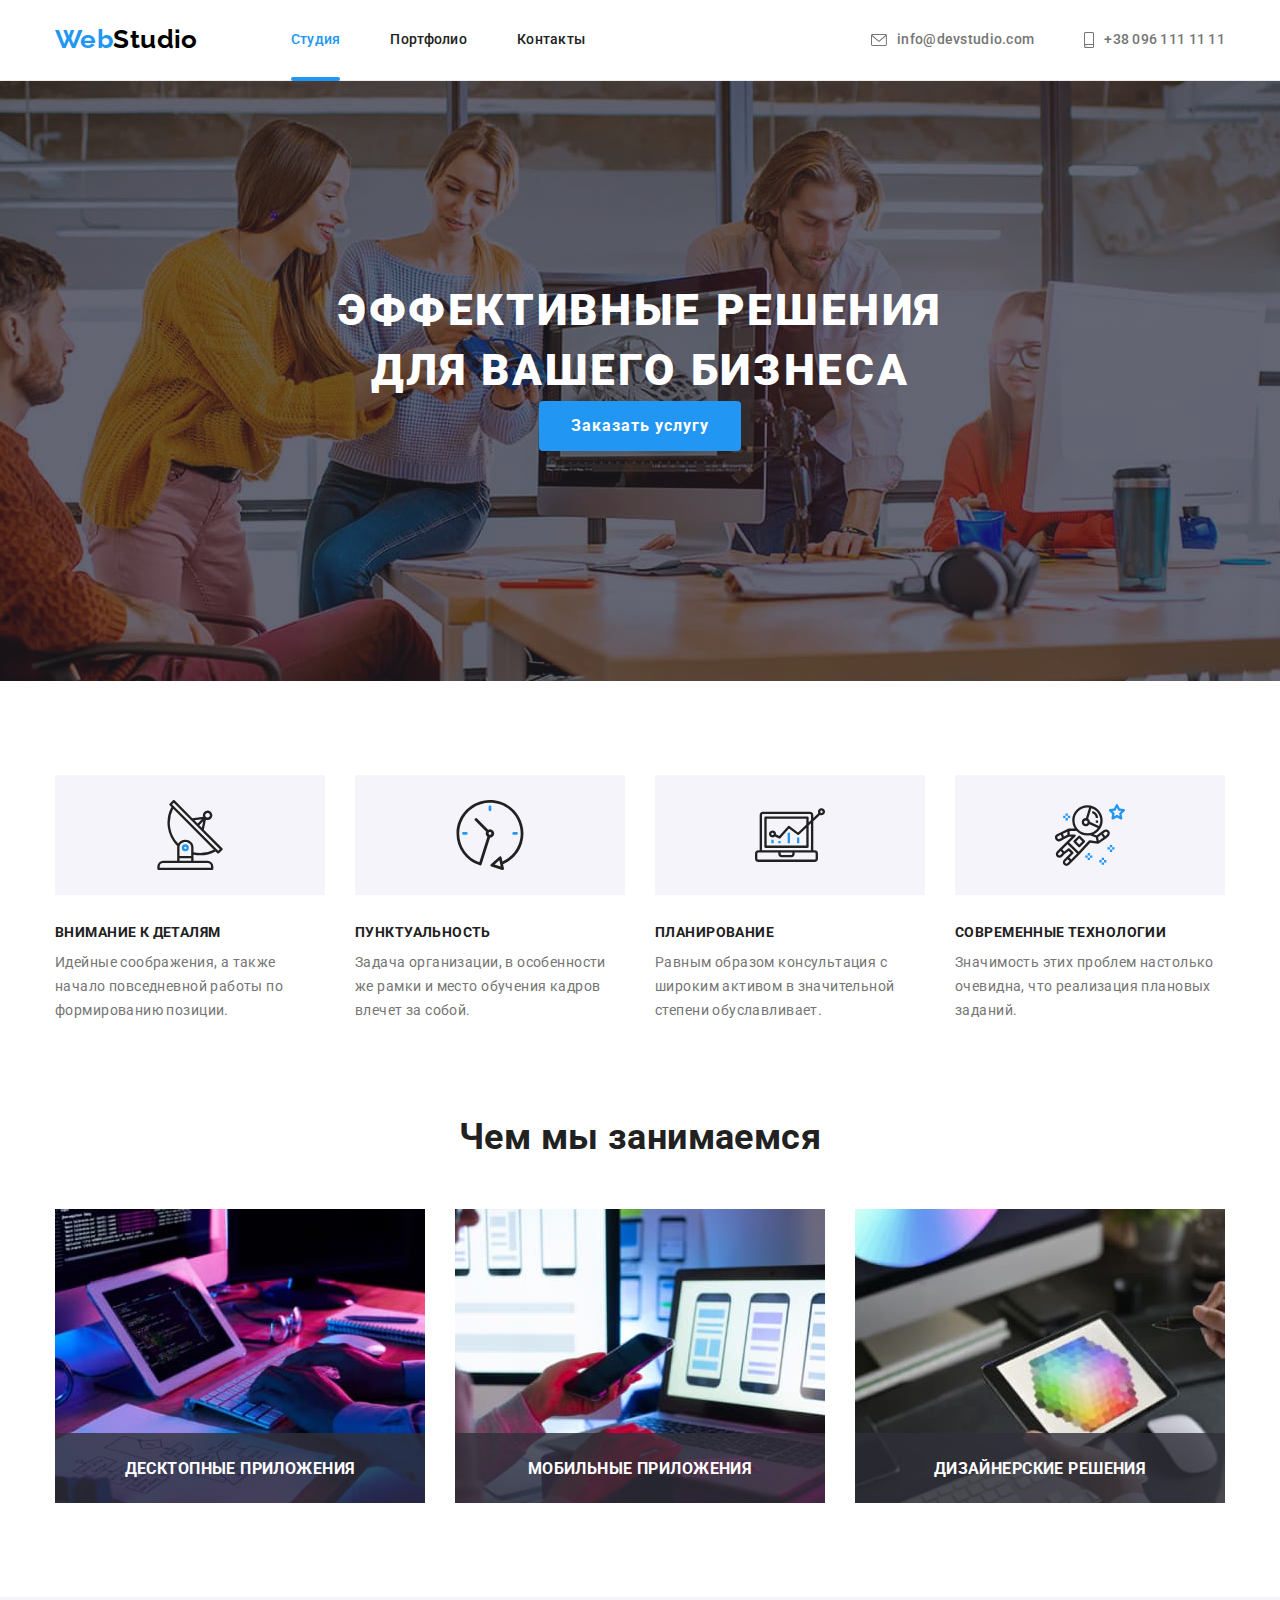
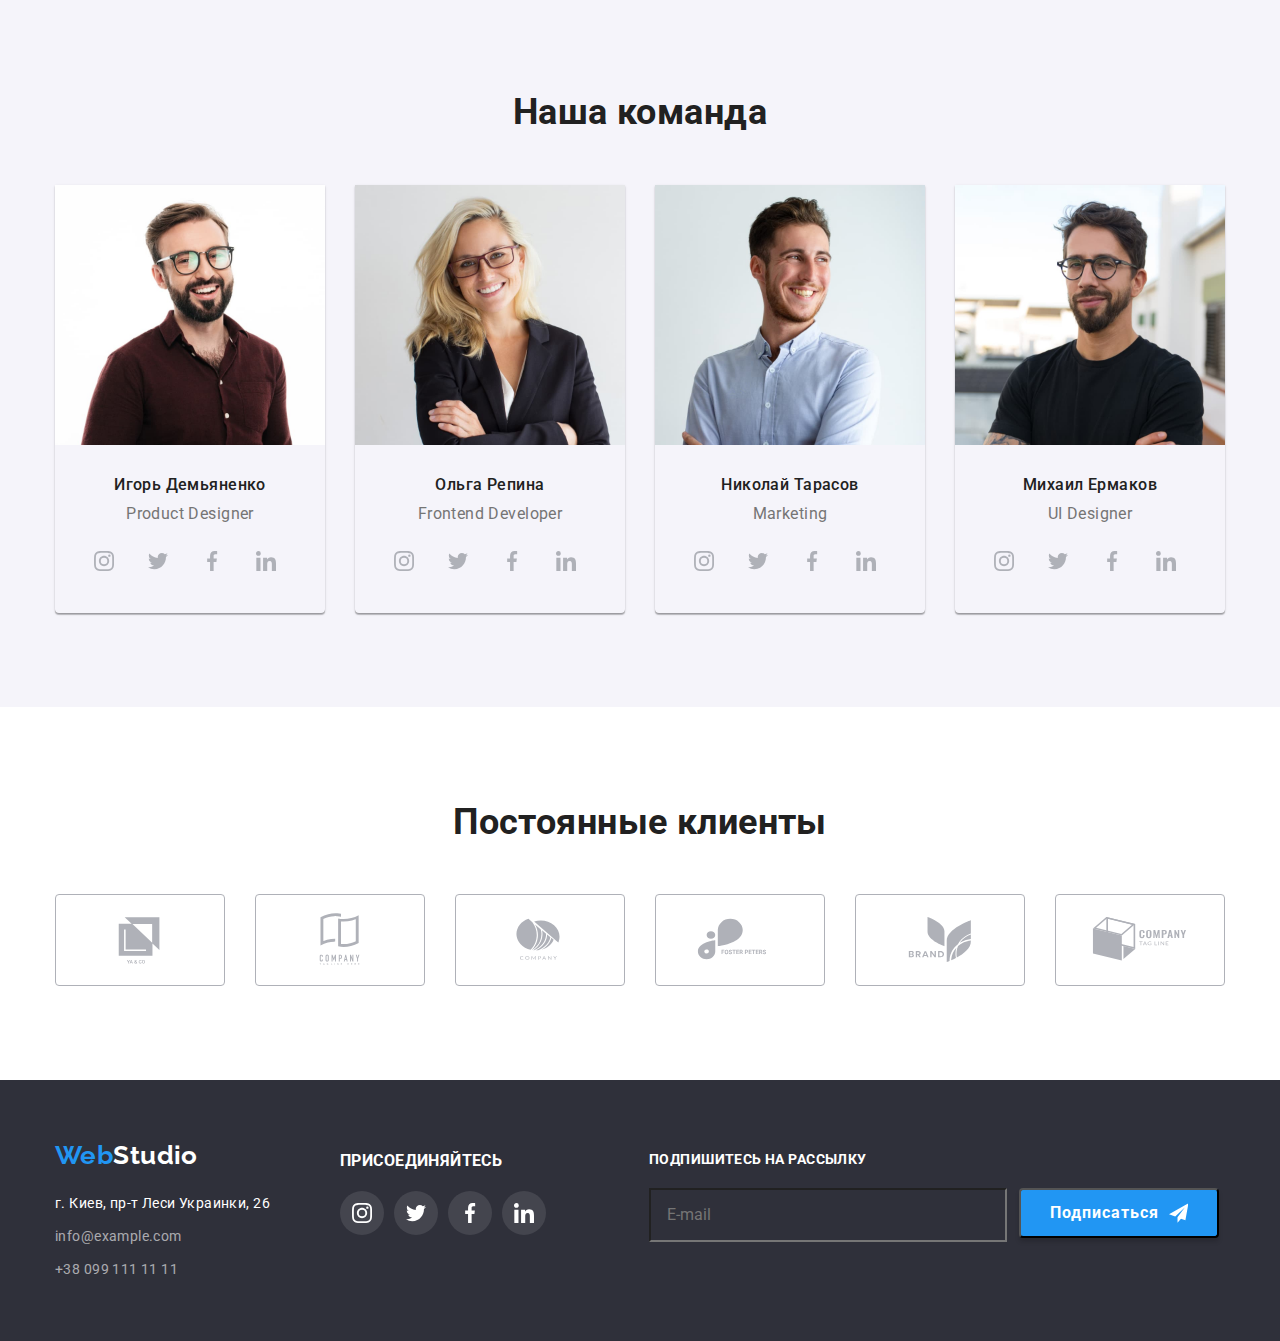
<file: index.html>
<!DOCTYPE html>
<html lang="ru">

<head> 
    <meta charset="UTF-8">
    <meta http-equiv="X-UA-Compatible" content="IE=edge">
    <meta name="viewport" content="width=device-width, initial-scale=1.0">
    <title>WEBsite</title>
    <link rel="preconnect" href="https://fonts.googleapis.com">
    <link rel="preconnect" href="https://fonts.gstatic.com" crossorigin>
    <link href="https://fonts.googleapis.com/css2?family=Raleway:wght@700&family=Roboto:wght@400;500;700;900&display=swap"
        rel="stylesheet">
    <link rel="stylesheet" href="./css/main.min.css">
</head>

<body>
    <!--Шапка сайта-->
    <header class="header">
        <div class="container main-nav">
        <nav class="subcontainer">
            <a href="/" class="logo">Web<span class="logo__abr">Studio</span></a>

            <ul class="site-nav list">
                <li class="site-nav__item"><a href="./index.html" class="site-nav__link site-nav__link--current">Студия</a></li>
                <li class="site-nav__item"><a href="./portfolio.html" class="site-nav__link">Портфолио</a></li>
                <li class="site-nav__item"><a href="/" class="site-nav__link">Контакты</a></li>
            </ul>
        </nav>
        <ul class="auth-nav list">
            <li class="auth-nav__item">
                <a href="mailto:info@devstudio.com" class="auth-nav__contact">
                <svg class="auth-nav__icon" width="16px" height="12px">
                 <use href="./images/sprite.svg#icon-envelope"></use>   
                </svg>info@devstudio.com</a>
            </li>
            <li class="auth-nav__item">
                <a href="tel:+380961111111" class="auth-nav__contact"">
                <svg class="auth-nav__icon" width="10px" height="16px">
                    <use href="./images/sprite.svg#icon-smartphone"></use>
                </svg>+38 096 111 11 11</a>
            </li>
        </ul>
        </div>
    </header>

    <!--Бизнесс главная-->
    <section class="slogan">
        <h1 class="slogan__title">Эффективные решения для вашего бизнеса</h1>
        <button type="button" class="button" data-modal-open>Заказать услугу</button>
        <div class="backdrop is-hidden" data-modal>
        <div class="modal">
        <button class="modal-button" type="button" data-modal-close>
            <svg class="modal-icon" width="18px" heigh="18px">
                <use href="./images/sprite.svg#icon-cross"></use>
            </svg>
        </button>
        <form class="form"> 
            <b class="form__subject">Оставьте свои данные, мы вам перезвоним</b>
            <div class="field">
                <label for="name" class="field__label">Имя</label>
                    <input type="text" id="name" class="field__input" name="username">
                        <svg class="field__icon" width="18px" height="18px">
                            <use href="images/sprite.svg#icon-person"></use>
                        </svg>
            </div>
            <div class="field">
                <label for="phone" class="field__label">Телефон</label>
                <input type="tel" id="phone" class="field__input" name="phone">
                <svg class="field__icon" width="18px" height="18px">
                    <use href="images/sprite.svg#icon-phone-call"></use>
                </svg>
            </div>
            <div class="field">
                <label for="mail" class="field__label">Почта</label>
                <input type="email" id="mail" class="field__input" name="mail">
                <svg class="field__icon" width="18px" height="18px">
                    <use href="images/sprite.svg#icon-email-mail"></use>
                </svg>
            </div>
            <div class="comment">
                <label for="comment" class="comment__label">Комментарий</label>
                <textarea id="comment" name="comment" class="comment__comment" rows="100" placeholder="Введите текст"></textarea>
            </div>
            <div class="checkbox">
                <label class="checkbox__label">
                    <input type="checkbox" class="checkbox__input">
                        <svg class="checkbox__icon" width="16px" height="15px">
                            <use href="images/sprite.svg#icon-icon-check"></use>
                        </svg>
                    <span class="checkbox__comment">Соглашаюсь с рассылкой и принимаю <a href="./images/check-mark.svg">Условия договора</a> </span>
                </label>
            </div>
            <button type="submit" class="submit" >Отправить</button>
        </form>
        </div>
        </div>
    </section>

    <!--Преимущества-->
    <section class="section">
        <div class="container">
        <h2 class="section__title section__title--visually-hidden">Преимущества</h2>
        <ul class="list advantage">
            <li class="advantage__item">
                <div class="advantage__icons">
                    <svg class="advantage__icon" width="70px" height="70px">
                       <use href="./images//sprite.svg#icon-antenna"></use>
                    </svg>
                </div>
                <h3 class="section__subject">Внимание к деталям</h3>
                <p>Идейные соображения, а также начало повседневной работы по формированию позиции.</p>
            </li>
            <li class="advantage__item">
                <div class="advantage__icons">
                    <svg class="advantage__icon" width="70px" height="70px">
                        <use href="./images/sprite.svg#icon-clock"></use>
                    </svg>
                </div>
                <h3 class="section__subject">Пунктуальность</h3>
                <p>Задача организации, в особенности же рамки и место обучения кадров влечет за собой.</p>
            </li>
            <li class="advantage__item">
                <div class="advantage__icons">
                    <svg class="advantage__icon" width="70px" height="70px">
                        <use href="./images/sprite.svg#icon-diagram"></use>
                    </svg>
                </div>
                <h3 class="section__subject">Планирование</h3>
                <p>Равным образом консультация с широким активом в значительной степени обуславливает.</p>
            </li>
            <li class="advantage__item">
                <div class="advantage__icons">
                    <svg class="advantage__icon" width="70px" height="70px">
                        <use href="./images/sprite.svg#icon-astronaut"></use>
                    </svg>
                </div>
                <h3 class="section__subject">Современные технологии</h3>
                <p>Значимость этих проблем настолько очевидна, что реализация плановых заданий.</p>
            </li>
        </ul>
        </div>
    </section>

    <!--Виды деятельности-->
    <section class="section section--no-padding">
        <div class="container">  
        <h2 class="section__title">Чем мы занимаемся</h2>
        
        <ul class="list jobs">
            <li class="jobs__item">
                <img src="./images/img.jpg" alt="Персональный компьютер" width="370">
                    <h3 class="jobs__features">Десктопные приложения</h3>
            </li>
            <li class="jobs__item">
                <img src="./images/img1.jpg" alt="Телефон" width="370">
                <h3 class="jobs__features">Мобильные приложения</h3>
            </li>
            <li class="jobs__item">
                <img src="./images/img2.jpg" alt="Планшет" width="370">
                <h3 class="jobs__features">Дизайнерские решения</h3>
            </li>
        </ul>
        </div>
    </section>

    <!--Комманда-->
    <section class="section section--grey">
        <div class="container">
        <h2 class="section__title">Наша команда</h2> 
        <ul class="list team">
            <li class="team__item">
                <img src="./images/photo1.jpg" alt="Мужчина в очках" width="270">
                <h3 class="team__name">Игорь Демьяненко</h3>
                <p class="team__text">Product Designer</p>
                <ul class="box list">
                        <li class="box__icon">
                        <a href="#" class="box__link"><svg class="box__pic" width="20px" height="20px">
                                   <use href="./images/sprite.svg#icon-instagram"></use>
                                </svg></a>
                        </li>
                        <li class="box__icon">
                            <a href="#" class="box__link"><svg class="box__pic" width="20px" height="20px">
                                    <use href="./images/sprite.svg#icon-twitter"></use>
                                </svg></a>
                        </li>
                        <li class="box__icon">
                            <a href="#" class="box__link"><svg class="box__pic" width="20px" height="20px">
                                    <use href="./images/sprite.svg#icon-facebook"></use>
                                </svg></a>
                        </li>
                        <li class="box__icon">
                            <a href="#" class="box__link"><svg class="box__pic" width="20px" height="20px">
                                    <use href="./images/sprite.svg#icon-linkedin-1"></use>
                                </svg></a>
                        </li>
                </ul>
            </li>
            <li class="team__item">
                <img src="./images/photo2.jpg" alt="Девушка" width="270">
                <h3 class="team__name">Ольга Репина</h3>
                <p class="team__text">Frontend Developer</p>
                <ul class="box list">
                    <li class="box__icon">
                        <a href="#" class="box__link"><svg class="box__pic" width="20px" height="20px">
                                <use href="./images/sprite.svg#icon-instagram"></use>
                            </svg></a>
                    </li>
                    <li class="box__icon">
                        <a href="#" class="box__link"><svg class="box__pic" width="20px" height="20px">
                                <use href="./images/sprite.svg#icon-twitter"></use>
                            </svg></a>
                    </li>
                    <li class="box__icon">
                        <a href="#" class="box__link"><svg class="box__pic" width="20px" height="20px">
                                <use href="./images/sprite.svg#icon-facebook"></use>
                            </svg></a>
                    </li>
                    <li class="box__icon">
                        <a href="#" class="box__link"><svg class="box__pic" width="20px" height="20px">
                                <use href="./images/sprite.svg#icon-linkedin-1"></use>
                            </svg></a>
                    </li>
                </ul>
            </li>
            <li class="team__item">
                <img src="./images/photo3.jpg" alt="Улыбающийся парень" width="270">
                <h3 class="team__name">Николай Тарасов</h3>
                <p class="team__text">Marketing</p>
                <ul class="box list">
                    <li class="box__icon">
                        <a href="#" class="box__link"><svg class="box__pic" width="20px" height="20px">
                                <use href="./images/sprite.svg#icon-instagram"></use>
                            </svg></a>
                    </li>
                    <li class="box__icon">
                        <a href="#" class="box__link"><svg class="box__pic" width="20px" height="20px">
                                <use href="./images/sprite.svg#icon-twitter"></use>
                            </svg></a>
                    </li>
                    <li class="box__icon">
                        <a href="#" class="box__link"><svg class="box__pic" width="20px" height="20px">
                                <use href="./images/sprite.svg#icon-facebook"></use>
                            </svg></a>
                    </li>
                    <li class="box__icon">
                        <a href="#" class="box__link"><svg class="box__pic" width="20px" height="20px">
                                <use href="./images/sprite.svg#icon-linkedin-1"></use>
                            </svg></a>
                    </li>
                </ul>
            </li>
            <li class="team__item">
                <img src="./images/photo4.jpg" alt="Парень" width="270">
                <h3 class="team__name">Михаил Ермаков</h3>
                <p class="team__text">UI Designer</p>
                <ul class="box list">
                    <li class="box__icon">
                        <a href="#" class="box__link"><svg class="box__pic" width="20px" height="20px">
                                <use href="./images/sprite.svg#icon-instagram"></use>
                            </svg></a>
                    </li>
                    <li class="box__icon">
                        <a href="#" class="box__link"><svg class="box__pic" width="20px" height="20px">
                                <use href="./images/sprite.svg#icon-twitter"></use>
                            </svg></a>
                    </li>
                    <li class="box__icon">
                        <a href="#" class="box__link"><svg class="box__pic" width="20px" height="20px">
                                <use href="./images/sprite.svg#icon-facebook"></use>
                            </svg></a>
                    </li>
                    <li class="box__icon">
                        <a href="#" class="box__link"><svg class="box__pic" width="20px" height="20px">
                                <use href="./images/sprite.svg#icon-linkedin-1"></use>
                            </svg></a>
                    </li>
                </ul>
            </li>
        </ul>
        </div>
    </section>

    <!--Постоянные клиенты-->
<section class="section">
    <div class="container">
        <h2 class="section__title">Постоянные клиенты</h2>
        <ul class="clients list">
            <li class="clients__icon">
                <a href="#" class="clients__link"><svg class="clients__pic" width="106px" height="60px">
                   <use href="./images/sprite.svg#icon-Logo"></use>
                </svg></a></li>
            <li class="clients__icon">
                <a href="#" class="clients__link"><svg class="clients__pic" width="106px" height="60px">
                    <use href="./images/sprite.svg#icon-Logo-1"></use>
                </svg></a></li>
            <li class="clients__icon">
                <a href="#" class="clients__link"><svg class="clients__pic" width="106px" height="60px">
                    <use href="./images/sprite.svg#icon-Logo-2"></use>
                </svg></a></li>
            <li class="clients__icon">
                <a href="#" class="clients__link"><svg class="clients__pic" width="106px" height="60px">
                    <use href="./images/sprite.svg#icon-Logo-3"></use>
                </svg></a></li>
            <li class="clients__icon">
                <a href="#" class="clients__link"><svg class="clients__pic" width="106px" height="60px">
                    <use href="./images/sprite.svg#icon-Logo-4"></use>
                </svg></a></li>
            <li class="clients__icon">
                <a href="#" class="clients__link"><svg class="clients__pic" width="106px" height="60px">
                    <use href="./images/sprite.svg#icon-Logo-5"></use>
                </svg></a></li>
        </ul>
    </div>
</section>

    <!--Футер-->
    <footer class="footer">
        <div class="container container--full">
            <div class="wrapper">
        <nav class="footer__nav">
            <a href="/" class="logo">Web<span class="logo__abr logo__abr--white">Studio</span></a>
        </nav>
        <address class="footer__details">
            г. Киев, пр-т Леси Украинки, 26
            <ul class="info list">
                <li class="info__item">
                    <a href="mailto:info@example.com" class="info__details">info@example.com</a>
                </li>
                <li class="info__item">
                    <a href="tel:+380991111111" class="info__details">+38 099 111 11 11</a>
                </li>
            </ul>
        </address>
    </div>
<div class="footer-subcontainer">
    <h3 class="footer__title">присоединяйтесь</h3>
    <div class="footer-icons">
    <ul class="footer-box list">
        <li class="footer-box__icon">
            <a href="#" class="footer-box__link"><svg class="footer-box__pic" width="20px" height="20px">
                    <use href="./images/sprite.svg#icon-instagram"></use>
                </svg></a>
        </li>
        <li class="footer-box__icon">
            <a href="#" class="footer-box__link"><svg class="footer-box__pic" width="20px" height="20px">
                    <use href="./images/sprite.svg#icon-twitter"></use>
                </svg></a>
        </li>
        <li class="footer-box__icon">
            <a href="#" class="footer-box__link"><svg class="footer-box__pic" width="20px" height="20px">
                    <use href="./images/sprite.svg#icon-facebook"></use>
                </svg></a>
        </li>
        <li class="footer-box__icon">
            <a href="#" class="footer-box__link"><svg class="footer-box__pic" width="20px" height="20px">
                    <use href="./images/sprite.svg#icon-linkedin-1"></use>
                </svg></a>
        </li>
    </ul>
    </div>
    </div>
        <form class="form-footer">
            <div class="form-label">
            <b class="form-footer__title">Подпишитесь на рассылку</b>
            <input type="email" class="form-footer__mail" placeholder="E-mail" autocomplete="email">
            </div>
            <button type="submit" class="form-footer__button">Подписаться
                <svg class="form-footer__icon" width="24px" height="24px">
                    <use href="./images/sprite.svg#icon-icon-send"></use>
                </svg>
            </button>
        </form>
        </div>
    </footer>
    <script src="./js/modal.js"></script>
</body>
 
</html>
</file>
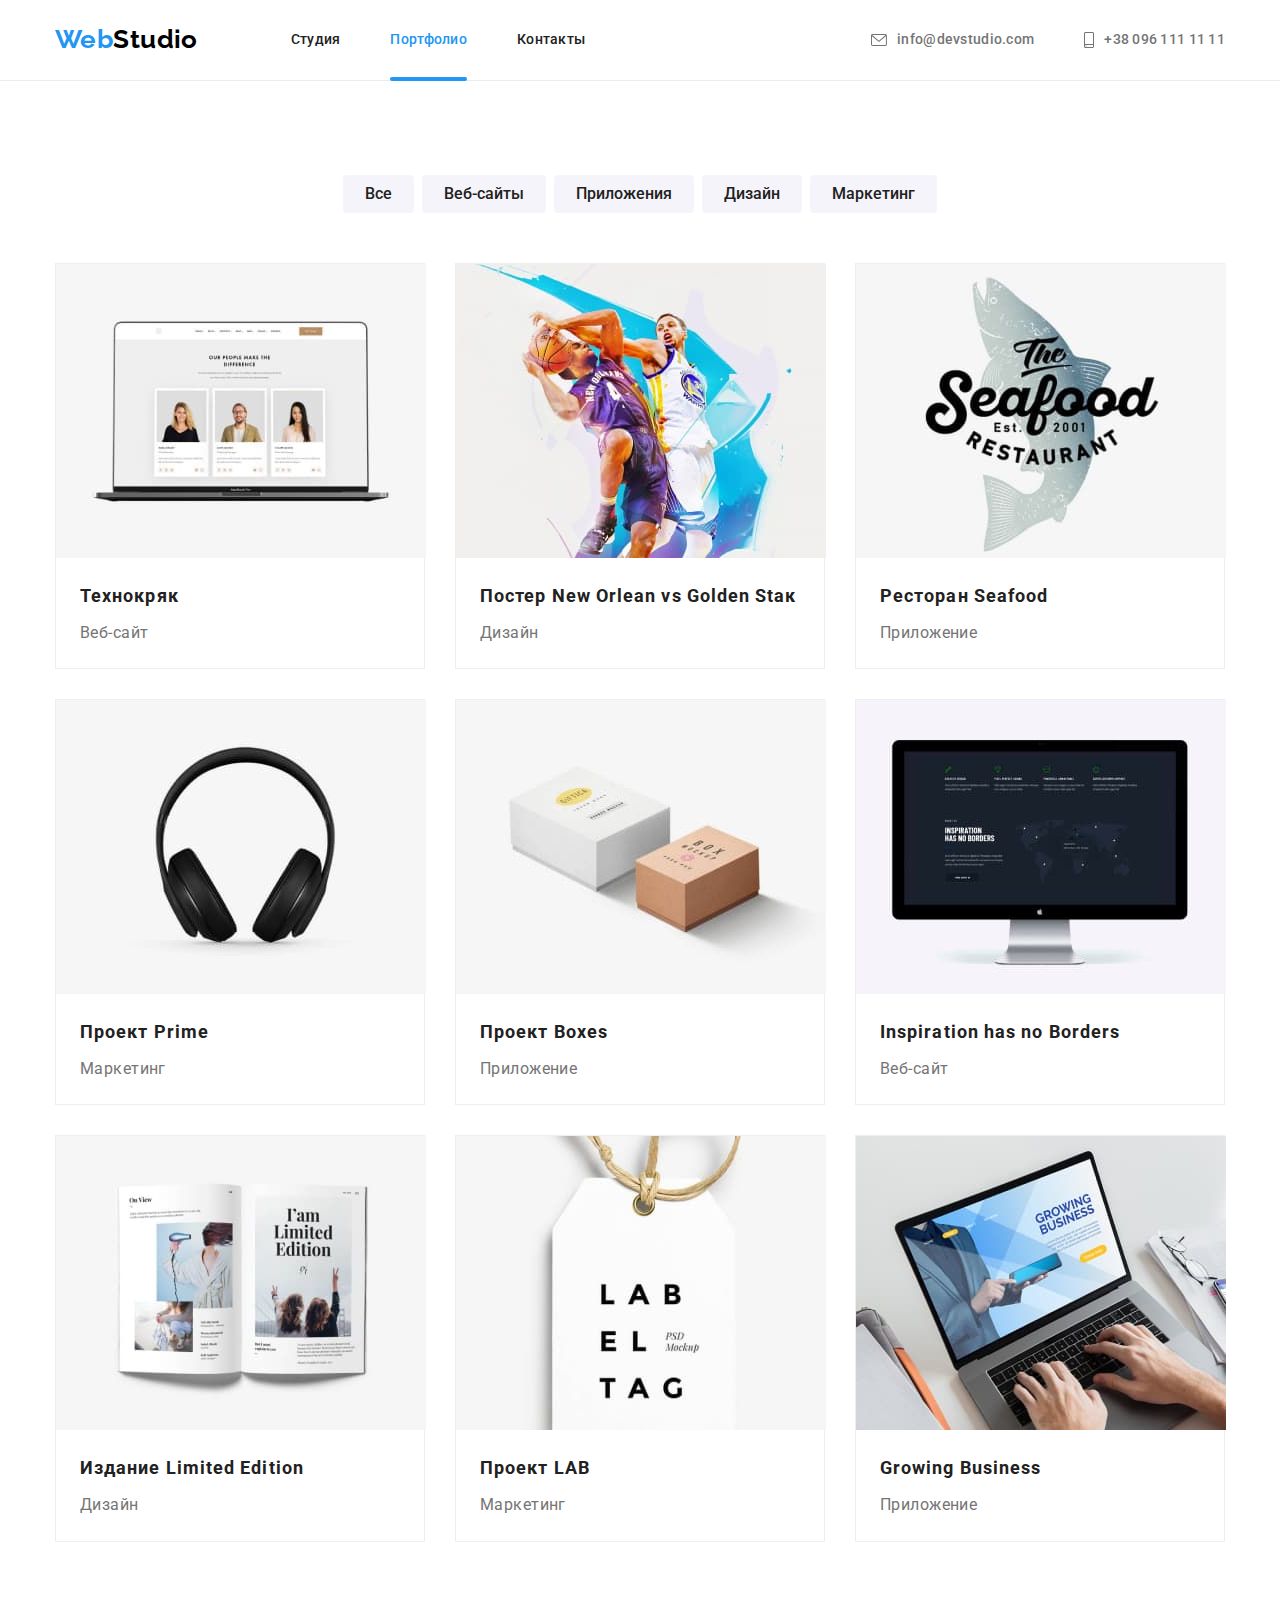
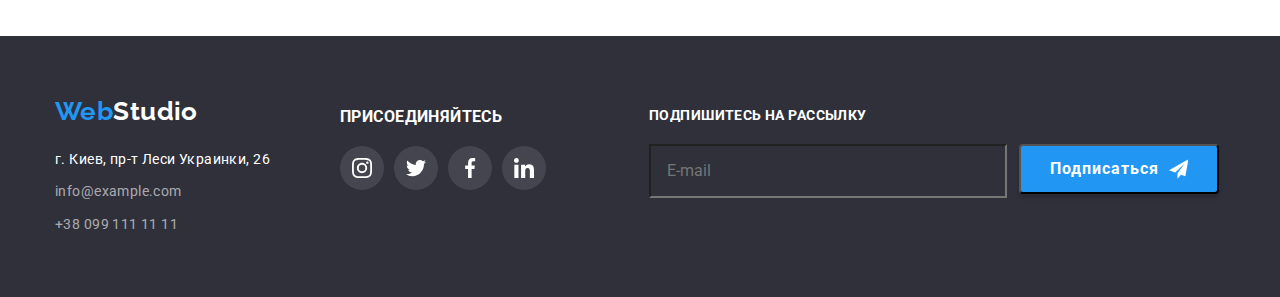
<file: portfolio.html>
<!DOCTYPE html>
<html lang="en">
<head>
    <meta charset="UTF-8">
    <meta http-equiv="X-UA-Compatible" content="IE=edge">
    <meta name="viewport" content="width=device-width, initial-scale=1.0">
    <title>Portfolio</title>
<link rel="preconnect" href="https://fonts.googleapis.com">
<link rel="preconnect" href="https://fonts.gstatic.com" crossorigin>
<link href="https://fonts.googleapis.com/css2?family=Raleway:wght@700&family=Roboto:wght@400;500;700&display=swap"
    rel="stylesheet">
    <link rel="stylesheet" href="./css/portfolio.min.css">

</head>

<body>
    <!--Шапка сайта-->
    <header class="header">
        <div class="container main-nav">
        <nav class="subcontainer">
            <a href="/" class="logo">Web<span class="logo__abr">Studio</span></a>

            <ul class="site-nav list">
                <li class="site-nav__item"><a href="./index.html" class="site-nav__link">Студия</a></li>
                <li class="site-nav__item"><a href="./portfolio.html" class="site-nav__link site-nav__link--current">Портфолио</a></li>
                <li class="site-nav__item"><a href="/" class="site-nav__link">Контакты</a></li>
            </ul>
        </nav>
        <ul class="auth-nav list">
            <li class="auth-nav__item">
                <a href="mailto:info@devstudio.com" class="auth-nav__contact">
                <svg class="auth-nav__icon" width="16px" height="12px">
                 <use href="./images/sprite.svg#icon-envelope"></use>   
                </svg>info@devstudio.com</a>
            </li>
            <li class="auth-nav__item">
                <a href="tel:+380961111111" class="auth-nav__contact"">
                <svg class="auth-nav__icon" width="10px" height="16px">
                    <use href="./images/sprite.svg#icon-smartphone"></use>
                </svg>+38 096 111 11 11</a>
            </li>
        </ul>
        </div>
    </header>

    <!--Предложения-->
    <section class="section">

        <div class="container">
            <ul class="list offers">
                 <li class="offers__item">
                     <button type="button" class="offers__button">Все</button>
                 </li>
                 <li class="offers__item">
                     <button type="button" class="offers__button">Веб-сайты</button>
                 </li>
                 <li class="offers__item">
                     <button type="button" class="offers__button">Приложения</button>
                 </li>
                 <li class="offers__item">  
                     <button type="button" class="offers__button">Дизайн</button>
                 </li>
                 <li class="offers__item"> 
                     <button type="button" class="offers__button">Маркетинг</button>
                 </li>
            </ul>
        
        
     <!--Работы-->

        <ul class="list portfolio-jobs">
        <li class="portfolio-jobs__item">
            <div class="portfolio-thumb">
            <img src="./images/imgportf.jpg" alt="Три лучших менеджера" width="370">
            <div class="overlay">
            <div class="description">
                <p>Технокряк это современная площадка распространения коронавируса. Компании используют эту платформу для цифрового
                шпионажа и атак на защищённые сервера конкурентов.</p>
            </div>
            </div>
        </div>
            <div class="portfolio-jobs__info"> 
                <h3 class="portfolio-jobs__title">Технокряк</h3>
                <p class="portfolio-jobs__subtitle">Веб-сайт</p>
            </div>
        </li>
    
        <li class="portfolio-jobs__item">
            <div class="portfolio-thumb">
            <img src="./images/imgportf1.jpg" alt="Игроки баскетбольной комманды" width="370">
            <div class="overlay">
                <div class="description">
                    <p>Технокряк это современная площадка распространения коронавируса. Компании используют эту платформу для
                        цифрового
                        шпионажа и атак на защищённые сервера конкурентов.</p>
                </div>
            </div>
            </div>
            <div class="portfolio-jobs__info"> 
            <h3 class="portfolio-jobs__title">Постер New Orlean vs Golden Staк</h3>
            <p class="portfolio-jobs__subtitle">Дизайн</p>
            </div>
        </li>
    
        <li class="portfolio-jobs__item">
            <div class="portfolio-thumb">
            <img src="./images/imgportf2.jpg" alt="Бренд ресторана" width="370">
            <div class="overlay">
                <div class="description">
                    <p>Технокряк это современная площадка распространения коронавируса. Компании используют эту платформу для
                        цифрового
                        шпионажа и атак на защищённые сервера конкурентов.</p>
                </div>
            </div>
            </div>
            <div class="portfolio-jobs__info"> 
            <h3 class="portfolio-jobs__title">Ресторан Seafood</h3>
            <p class="portfolio-jobs__subtitle">Приложение</p>
            </div>
        </li>
    
        <li class="portfolio-jobs__item">
            <div class="portfolio-thumb">
            <img src="./images/imgportf3.jpg" alt="Наушники" width="370">
            <div class="overlay">
                <div class="description">
                    <p>Технокряк это современная площадка распространения коронавируса. Компании используют эту платформу для
                        цифрового
                        шпионажа и атак на защищённые сервера конкурентов.</p>
                </div>
            </div>
            </div>
            <div class="portfolio-jobs__info">
            <h3 class="portfolio-jobs__title">Проект Prime</h3>
            <p class="portfolio-jobs__subtitle">Маркетинг</p>
            </div>
        </li>
    
        <li class="portfolio-jobs__item">
            <div class="portfolio-thumb">
            <img src="./images/imgportf4.jpg" alt="2 коробки. одна белая, вторая коричневая" width="370">
            <div class="overlay">
                <div class="description">
                    <p>Технокряк это современная площадка распространения коронавируса. Компании используют эту платформу для
                        цифрового
                        шпионажа и атак на защищённые сервера конкурентов.</p>
                </div>
            </div>
            </div>
            <div class="portfolio-jobs__info"> 
            <h3 class="portfolio-jobs__title">Проект Boxes</h3>
            <p class="portfolio-jobs__subtitle">Приложение</p>
            </div>
        </li>
    
        <li class="portfolio-jobs__item">
            <div class="portfolio-thumb">
            <img src="./images/imgportf5.jpg" alt="Плоский монитор экрана" width="370">
            <div class="overlay">
                <div class="description">
                    <p>Технокряк это современная площадка распространения коронавируса. Компании используют эту платформу для
                        цифрового
                        шпионажа и атак на защищённые сервера конкурентов.</p>
                </div>
            </div>
            </div>
            <div class="portfolio-jobs__info"> 
            <h3 class="portfolio-jobs__title">Inspiration has no Borders</h3>
            <p class="portfolio-jobs__subtitle">Веб-сайт</p>
            </div>
        </li>
    
        <li class="portfolio-jobs__item">
            <div class="portfolio-thumb">
            <img src="./images/imgportf6.jpg" alt="Развернутый журнал" width="370">
            <div class="overlay">
                <div class="description">
                    <p>Технокряк это современная площадка распространения коронавируса. Компании используют эту платформу для
                        цифрового
                        шпионажа и атак на защищённые сервера конкурентов.</p>
                </div>
            </div>
            </div>
            <div class="portfolio-jobs__info"> 
            <h3 class="portfolio-jobs__title">Издание Limited Edition</h3>
            <p class="portfolio-jobs__subtitle">Дизайн</p>
            </div>
        </li>
    
        <li class="portfolio-jobs__item">
            <div class="portfolio-thumb">
            <img src="./images/imgportf7.jpg" alt="Белая этикетка" width="370">
            <div class="overlay">
                <div class="description">
                    <p>Технокряк это современная площадка распространения коронавируса. Компании используют эту платформу для
                        цифрового
                        шпионажа и атак на защищённые сервера конкурентов.</p>
                </div>
            </div>
            </div>
            <div class="portfolio-jobs__info"> 
            <h3 class="portfolio-jobs__title">Проект LAB</h3>
            <p class="portfolio-jobs__subtitle">Маркетинг</p>
            </div>
        </li>
    
        <li class="portfolio-jobs__item">
            <div class="portfolio-thumb">
            <img src="./images/imgportf8.jpg" alt="Руки печатающие на клавиатуре ноутбука" width="370">
            <div class="overlay">
                <div class="description">
                    <p>Технокряк это современная площадка распространения коронавируса. Компании используют эту платформу для
                        цифрового
                        шпионажа и атак на защищённые сервера конкурентов.</p>
                </div>
            </div>
            </div>
            <div class="portfolio-jobs__info"> 
            <h3 class="portfolio-jobs__title">Growing Business</h3>
            <p class="portfolio-jobs__subtitle">Приложение</p>
            </div>
        </li>
        </ul>
    </div>
        
    </section>

    <!--Футер-->
    <footer class="footer">
        <div class="container container--full">
            <div class="wrapper">
        <nav class="footer__nav">
            <a href="/" class="logo">Web<span class="logo__abr logo__abr--white">Studio</span></a>
        </nav>
        <address class="footer__details">
            г. Киев, пр-т Леси Украинки, 26
            <ul class="info list">
                <li class="info__item">
                    <a href="mailto:info@example.com" class="info__details">info@example.com</a>
                </li>
                <li class="info__item">
                    <a href="tel:+380991111111" class="info__details">+38 099 111 11 11</a>
                </li>
            </ul>
        </address>
    </div>
<div class="footer-subcontainer">
    <h3 class="footer__title">присоединяйтесь</h3>
    <div class="footer-icons">
    <ul class="footer-box list">
        <li class="footer-box__icon">
            <a href="#" class="footer-box__link"><svg class="footer-box__pic" width="20px" height="20px">
                    <use href="./images/sprite.svg#icon-instagram"></use>
                </svg></a>
        </li>
        <li class="footer-box__icon">
            <a href="#" class="footer-box__link"><svg class="footer-box__pic" width="20px" height="20px">
                    <use href="./images/sprite.svg#icon-twitter"></use>
                </svg></a>
        </li>
        <li class="footer-box__icon">
            <a href="#" class="footer-box__link"><svg class="footer-box__pic" width="20px" height="20px">
                    <use href="./images/sprite.svg#icon-facebook"></use>
                </svg></a>
        </li>
        <li class="footer-box__icon">
            <a href="#" class="footer-box__link"><svg class="footer-box__pic" width="20px" height="20px">
                    <use href="./images/sprite.svg#icon-linkedin-1"></use>
                </svg></a>
        </li>
    </ul>
    </div>
    </div>
        <form class="form-footer">
            <div class="form-label">
            <b class="form-footer__title">Подпишитесь на рассылку</b>
            <input type="email" class="form-footer__mail" placeholder="E-mail" autocomplete="email">
            </div>
            <button type="submit" class="form-footer__button">Подписаться
                <svg class="form-footer__icon" width="24px" height="24px">
                    <use href="./images/sprite.svg#icon-icon-send"></use>
                </svg>
            </button>
        </form>
        </div>
    </footer>
</body>
</html>
</file>
<file: css/main.min.css>
/*! modern-normalize v1.1.0 | MIT License | https://github.com/sindresorhus/modern-normalize */*,::before,::after{-webkit-box-sizing:border-box;box-sizing:border-box}html{line-height:1.15;-webkit-text-size-adjust:100%;-moz-tab-size:4;-o-tab-size:4;tab-size:4}body{margin:0;font-family:system-ui,-apple-system,"Segoe UI",Roboto,Helvetica,Arial,sans-serif,"Apple Color Emoji","Segoe UI Emoji"}hr{height:0;color:inherit}abbr[title]{-webkit-text-decoration:underline dotted;text-decoration:underline dotted}b,strong{font-weight:bolder}code,kbd,samp,pre{font-family:ui-monospace, SFMono-Regular, Consolas, 'Liberation Mono', Menlo, monospace;font-size:1em}small{font-size:80%}sub,sup{font-size:75%;line-height:0;position:relative;vertical-align:baseline}sub{bottom:-0.25em}sup{top:-0.5em}table{text-indent:0;border-color:inherit}button,input,optgroup,select,textarea{font-family:inherit;font-size:100%;line-height:1.15;margin:0}button,select{text-transform:none}button,[type='button'],[type='reset'],[type='submit']{-webkit-appearance:button}::-moz-focus-inner{border-style:none;padding:0}:-moz-focusring{outline:1px dotted ButtonText}:-moz-ui-invalid{box-shadow:none}legend{padding:0}progress{vertical-align:baseline}::-webkit-inner-spin-button,::-webkit-outer-spin-button{height:auto}[type='search']{-webkit-appearance:textfield;outline-offset:-2px}::-webkit-search-decoration{-webkit-appearance:none}::-webkit-file-upload-button{-webkit-appearance:button;font:inherit}summary{display:list-item}:root{--primary-text-color: #757575;--primary-white-color: #ffffff;--focus-color: #2196f3;--accent-color: #212121;--background-secondary: #f5f4fa;--icon-color: #afb1b8;--timing-function: cubic-bezier(0.4, 0, 0.2, 1)}.list{list-style:none;padding:0;margin:0}h1,h2,h3,h4,h5,h6,p{margin:0}body{color:var(--primary-text-color);background-color:var(--primary-white-color);font-family:Roboto, sans-serif;font-size:14px;line-height:1.7;letter-spacing:0.03em}img{display:block}.section{padding:94px 0}.section--no-padding{padding-top:0px}.section--grey{background-color:var(--background-secondary)}.section__subject{margin-bottom:10px;color:var(--accent-color);font-weight:700;font-size:14px;line-height:1.14;text-transform:uppercase}.section__title{margin-bottom:50px;color:var(--accent-color);font-weight:700;font-size:36px;line-height:1.2;text-align:center}.section__title--visually-hidden{position:absolute;width:1px;height:1px;margin:-1px;border:0;padding:0;clip:rect(0 0 0 0);overflow:hidden}.item{background-color:var(--primary-white-color)}.container{width:1200px;padding-left:15px;padding-right:15px;margin:0 auto}.container--full{display:-webkit-box;display:-webkit-flex;display:-ms-flexbox;display:flex}.logo{color:var(--focus-color);font-family:Raleway;font-weight:700;font-size:26px;line-height:1.2;text-decoration:none}.logo__abr{color:#000000}.logo__abr--white{color:var(--primary-white-color)}.header{border-bottom:1px solid #ececec}.main-nav{display:-webkit-box;display:-webkit-flex;display:-ms-flexbox;display:flex;-webkit-box-align:center;-webkit-align-items:center;-ms-flex-align:center;align-items:center}.site-nav,.auth-nav,.subcontainer{display:-webkit-box;display:-webkit-flex;display:-ms-flexbox;display:flex;-webkit-box-align:center;-webkit-align-items:center;-ms-flex-align:center;align-items:center}.site-nav{margin-left:93px}.site-nav__item:not(:last-child){margin-right:50px}.auth-nav{margin-left:auto}.auth-nav__item:not(:last-child){margin-right:50px}.site-nav__link{display:block;padding-top:32px;padding-bottom:32px;color:var(--accent-color);font-weight:500;line-height:1.14;letter-spacing:0.02em;text-decoration:none;-webkit-transition:color 250ms var(--timing-function);-o-transition:color 250ms var(--timing-function);transition:color 250ms var(--timing-function)}.site-nav__link:hover,.site-nav__link:focus{color:var(--focus-color)}.auth-nav__contact{display:-webkit-box;display:-webkit-flex;display:-ms-flexbox;display:flex;color:var(--primary-text-color);font-weight:500;line-height:1.14;letter-spacing:0.02em;text-decoration:none;-webkit-box-align:center;-webkit-align-items:center;-ms-flex-align:center;align-items:center;-webkit-transition:color 250ms var(--timing-function);-o-transition:color 250ms var(--timing-function);transition:color 250ms var(--timing-function)}.auth-nav__contact:hover,.auth-nav__contact:focus{color:var(--focus-color)}.auth-nav__icon{margin-right:10px;fill:#757575;-webkit-transition:fill 250ms var(--timing-function);-o-transition:fill 250ms var(--timing-function);transition:fill 250ms var(--timing-function)}.auth-nav__contact:hover .auth-nav__icon,.auth-nav__contact:focus .auth-nav__icon{fill:var(--focus-color)}.site-nav__link--current{position:relative;color:var(--focus-color)}.site-nav__link--current::after{content:'';display:block;width:100%;height:4px;background-color:#2196f3;-webkit-border-radius:2px;border-radius:2px;position:absolute;bottom:-1px}.slogan{max-width:1600px;height:600px;margin-left:auto;margin-right:auto;background-image:-webkit-gradient(linear, left top, right top, from(rgba(47,48,58,0.4)), to(rgba(47,48,58,0.4))),url(../images/hero.jpg);background-image:-webkit-linear-gradient(left, rgba(47,48,58,0.4), rgba(47,48,58,0.4)),url(../images/hero.jpg);background-image:-o-linear-gradient(left, rgba(47,48,58,0.4), rgba(47,48,58,0.4)),url(../images/hero.jpg);background-image:linear-gradient(to right, rgba(47,48,58,0.4), rgba(47,48,58,0.4)),url(../images/hero.jpg);background-repeat:no-repeat;-webkit-background-size:cover;background-size:cover;background-position:center;padding:200px 0;color:var(--primary-white-color);text-align:center}.slogan__title{margin-bottom:30px;font-weight:900;font-size:44px;line-height:1.36;text-align:center;letter-spacing:0.06em;text-transform:uppercase;max-width:696px;margin:0 auto}.button{border:none;padding:10px 32px;-webkit-border-radius:4px;border-radius:4px;min-width:200px;color:var(--primary-white-color);background-color:var(--focus-color);font-weight:700;font-size:16px;line-height:1.9;text-align:center;letter-spacing:0.06em;cursor:pointer;-webkit-transition:background-color 250ms var(--timing-function);-o-transition:background-color 250ms var(--timing-function);transition:background-color 250ms var(--timing-function)}.button:hover{background-color:#188ce8}.backdrop{position:fixed;top:0;left:0;width:100vw;height:100vh;background-color:rgba(0,0,0,0.2);opacity:1;scale:1;-webkit-transition:opacity 250ms var(--timing-function),scale 250ms var(--timing-function);-o-transition:opacity 250ms var(--timing-function),scale 250ms var(--timing-function);transition:opacity 250ms var(--timing-function),scale 250ms var(--timing-function)}.backdrop.is-hidden{opacity:0;scale:0;pointer-events:none}.modal{position:absolute;top:50%;left:50%;-webkit-transform:translate(-50%, -50%);-ms-transform:translate(-50%, -50%);transform:translate(-50%, -50%);min-height:581px;min-width:528px;background:var(--primary-white-color);-webkit-box-shadow:0px 1px 3px rgba(0,0,0,0.12),0px 1px 1px rgba(0,0,0,0.14),0px 2px 1px rgba(0,0,0,0.2);box-shadow:0px 1px 3px rgba(0,0,0,0.12),0px 1px 1px rgba(0,0,0,0.14),0px 2px 1px rgba(0,0,0,0.2);-webkit-border-radius:4px;border-radius:4px;padding:40px 39px 40px 41px}.modal-button{display:-webkit-box;display:-webkit-flex;display:-ms-flexbox;display:flex;-webkit-box-align:center;-webkit-align-items:center;-ms-flex-align:center;align-items:center;position:absolute;width:30px;height:30px;top:8px;right:8px;-webkit-border-radius:50%;border-radius:50%;border:1px solid rgba(0,0,0,0.1);color:#000000;background-color:var(--primary-white-color)}.modal-icon{fill:#000000;-webkit-transition:fill 250ms cubic-bezier(0.4, 0, 0.2, 1);-o-transition:fill 250ms cubic-bezier(0.4, 0, 0.2, 1);transition:fill 250ms cubic-bezier(0.4, 0, 0.2, 1)}.modal-button:focus>.modal-icon,.modal-button:hover>.modal-icon{fill:#2196f3}.form{display:block}.form__subject{font-size:20px;line-height:1.15;text-align:center;color:#212121;margin-bottom:12px}.field{display:-webkit-box;display:-webkit-flex;display:-ms-flexbox;display:flex;-webkit-box-orient:vertical;-webkit-box-direction:normal;-webkit-flex-direction:column;-ms-flex-direction:column;flex-direction:column;-webkit-box-align:start;-webkit-align-items:flex-start;-ms-flex-align:start;align-items:flex-start;position:relative;margin-bottom:10px}.field__label{font-size:12px;line-height:1.16;letter-spacing:0.01em;color:#757575;margin-bottom:4px}.field__input{width:100%;padding-top:11px;padding-bottom:11px;padding-left:42px;border:1px solid rgba(33,33,33,0.2);-webkit-box-sizing:border-box;box-sizing:border-box;-webkit-border-radius:4px;border-radius:4px}.field:focus-within>.field__input{border-color:#2196f3;outline:inherit}.field__icon{position:absolute;top:50%;left:12px}.field:focus-within>.field__icon{fill:#2196f3}.comment{display:-webkit-box;display:-webkit-flex;display:-ms-flexbox;display:flex;-webkit-box-orient:vertical;-webkit-box-direction:normal;-webkit-flex-direction:column;-ms-flex-direction:column;flex-direction:column;-webkit-box-align:start;-webkit-align-items:flex-start;-ms-flex-align:start;align-items:flex-start;margin-bottom:20px}.comment__comment{display:block;width:100%;padding:12px 16px;border:1px solid rgba(33,33,33,0.2);-webkit-box-sizing:border-box;box-sizing:border-box;-webkit-border-radius:4px;border-radius:4px}.comment:focus-within>.comment__comment{border-color:#2196f3;outline:inherit}textarea[placeholder='Введите текст']{font-family:Roboto;font-style:normal;font-weight:normal;font-size:12px;line-height:1.17px;letter-spacing:0.01em;color:rgba(117,117,117,0.5)}.checkbox{margin-bottom:30px}.checkbox__comment{color:#757575;margin-bottom:30px}.checkbox__input{position:absolute;width:1px;height:1px;margin:-1px;border:0;padding:0;clip:rect(0 0 0 0);overflow:hidden}.submit{padding-top:10px;padding-bottom:10px;padding-right:55px;padding-left:56px;max-width:200px;background-color:var(--focus-color);color:var(--primary-white-color);letter-spacing:0.06em;font-weight:700;font-size:16px;line-height:1.9;text-align:center;-webkit-border-radius:4px;border-radius:4px;border:none;-webkit-box-shadow:0px 4px 4px rgba(0,0,0,0.15);box-shadow:0px 4px 4px rgba(0,0,0,0.15);-webkit-transition:background-color 250ms cubic-bezier(0.4, 0, 0.2, 1);-o-transition:background-color 250ms cubic-bezier(0.4, 0, 0.2, 1);transition:background-color 250ms cubic-bezier(0.4, 0, 0.2, 1)}.submit:focus,.submit:hover{background-color:#188ce8}.checkbox__icon{display:inline-block;width:16px;height:15px;border:2px solid #212121;-webkit-border-radius:2px;border-radius:2px;margin-right:8px;margin-left:12px;-webkit-transition:background-color 250ms cubic-bezier(0.4, 0, 0.2, 1);-o-transition:background-color 250ms cubic-bezier(0.4, 0, 0.2, 1);transition:background-color 250ms cubic-bezier(0.4, 0, 0.2, 1)}.checkbox__input:checked+.checkbox__icon{background-color:#2196f3;border:0.2px solid #ffffff}.advantage{display:-webkit-box;display:-webkit-flex;display:-ms-flexbox;display:flex;-webkit-flex-wrap:wrap;-ms-flex-wrap:wrap;flex-wrap:wrap}.advantage__item:not(:last-child){margin-right:30px}.advantage__item{width:270px}.advantage__icons{display:-webkit-box;display:-webkit-flex;display:-ms-flexbox;display:flex;-webkit-box-align:center;-webkit-align-items:center;-ms-flex-align:center;align-items:center;-webkit-box-pack:center;-webkit-justify-content:center;-ms-flex-pack:center;justify-content:center;margin-bottom:30px;padding:25px 100px;background-color:var(--background-secondary)}.jobs{display:-webkit-box;display:-webkit-flex;display:-ms-flexbox;display:flex;-webkit-flex-wrap:wrap;-ms-flex-wrap:wrap;flex-wrap:wrap}.jobs__features{position:absolute;bottom:0;right:0;left:0;padding-top:27px;padding-bottom:27px;font-weight:700;line-height:1.14;text-transform:uppercase;color:var(--primary-white-color);background-color:rgba(47,48,58,0.8);width:100%;height:70px;text-align:center}.jobs__item{position:relative}.jobs__item:not(:last-child){margin-right:30px}.team{display:-webkit-box;display:-webkit-flex;display:-ms-flexbox;display:flex;-webkit-flex-wrap:wrap;-ms-flex-wrap:wrap;flex-wrap:wrap}.team__name{margin-top:30px;margin-bottom:10px;color:var(--accent-color);font-weight:500;font-size:16px;line-height:1.2;text-align:center}.team__text{margin-bottom:16px;font-size:16px;line-height:1.2;text-align:center}.team__item{width:270px;-webkit-box-shadow:0px 1px 3px rgba(0,0,0,0.12),0px 1px 1px rgba(0,0,0,0.14),0px 2px 1px rgba(0,0,0,0.2);box-shadow:0px 1px 3px rgba(0,0,0,0.12),0px 1px 1px rgba(0,0,0,0.14),0px 2px 1px rgba(0,0,0,0.2);-webkit-border-radius:0px 0px 4px 4px;border-radius:0px 0px 4px 4px}.team__item:not(:last-child){margin-right:30px}.box{display:-webkit-box;display:-webkit-flex;display:-ms-flexbox;display:flex;-webkit-box-align:center;-webkit-align-items:center;-ms-flex-align:center;align-items:center;-webkit-box-pack:center;-webkit-justify-content:center;-ms-flex-pack:center;justify-content:center;margin-bottom:30px}.box__link{display:-webkit-box;display:-webkit-flex;display:-ms-flexbox;display:flex;width:44px;height:44px;-webkit-border-radius:50%;border-radius:50%;-webkit-box-align:center;-webkit-align-items:center;-ms-flex-align:center;align-items:center;-webkit-box-pack:center;-webkit-justify-content:center;-ms-flex-pack:center;justify-content:center;-webkit-transition:background-color 250ms var(--timing-function);-o-transition:background-color 250ms var(--timing-function);transition:background-color 250ms var(--timing-function)}.box__link:not(last-child){margin-right:10px}.box__link:hover,.box__link:focus{background-color:var(--focus-color)}.box__pic{fill:var(--icon-color);-webkit-transition:fill 250ms var(--timing-function);-o-transition:fill 250ms var(--timing-function);transition:fill 250ms var(--timing-function)}.box__link:hover .box__pic,.box__link:focus .box__pic{fill:var(--primary-white-color)}.clients{display:-webkit-box;display:-webkit-flex;display:-ms-flexbox;display:flex;-webkit-box-align:center;-webkit-align-items:center;-ms-flex-align:center;align-items:center;-webkit-box-pack:justify;-webkit-justify-content:space-between;-ms-flex-pack:justify;justify-content:space-between}.clients__link{display:-webkit-inline-box;display:-webkit-inline-flex;display:-ms-inline-flexbox;display:inline-flex;-webkit-box-align:center;-webkit-align-items:center;-ms-flex-align:center;align-items:center;-webkit-box-pack:center;-webkit-justify-content:center;-ms-flex-pack:center;justify-content:center;border:1px solid #afb1b8;-webkit-border-radius:4px;border-radius:4px;width:170px;height:92px;-webkit-transition:border-color 250ms var(--timing-function);-o-transition:border-color 250ms var(--timing-function);transition:border-color 250ms var(--timing-function)}.clients__link:hover,.clients__link:focus{border-color:var(--focus-color)}.clients__pic{fill:var(--icon-color);-webkit-transition:fill 250ms var(--timing-function);-o-transition:fill 250ms var(--timing-function);transition:fill 250ms var(--timing-function)}.clients__link:hover .clients__pic,.clients__link:focus .clients__pic{fill:var(--focus-color)}.footer{background-color:#2f303a}.footer__details{color:var(--primary-white-color);font-style:normal}.footer__nav{margin-bottom:20px}.footer__title{font-weight:700;line-height:1.14;text-transform:uppercase;color:var(--primary-white-color);margin-bottom:20px}.wrapper{padding-top:60px;padding-bottom:60px}.info__details{color:rgba(255,255,255,0.6);text-decoration:none;-webkit-transition:color 250ms var(--timing-function);-o-transition:color 250ms var(--timing-function);transition:color 250ms var(--timing-function)}.info__details:hover,.info__details:focus{color:var(--focus-color)}.info{margin-top:9px}.info__item{margin-top:9px}.footer-subcontainer{margin-left:70px;margin-top:72px}.footer-box{display:-webkit-box;display:-webkit-flex;display:-ms-flexbox;display:flex;-webkit-box-align:center;-webkit-align-items:center;-ms-flex-align:center;align-items:center}.footer-box__pic{fill:var(--primary-white-color)}.footer-box__icon:not(last-child){margin-right:10px}.footer-box__link{display:-webkit-box;display:-webkit-flex;display:-ms-flexbox;display:flex;-webkit-box-align:center;-webkit-align-items:center;-ms-flex-align:center;align-items:center;-webkit-box-pack:center;-webkit-justify-content:center;-ms-flex-pack:center;justify-content:center;width:44px;height:44px;background-color:rgba(255,255,255,0.1);-webkit-border-radius:50%;border-radius:50%;-webkit-transition:background-color 250ms var(--timing-function);-o-transition:background-color 250ms var(--timing-function);transition:background-color 250ms var(--timing-function)}.footer-box__link:hover,.footer-box__link:focus{background-color:var(--focus-color)}.form-footer{display:-webkit-box;display:-webkit-flex;display:-ms-flexbox;display:flex;padding-top:72px;margin-left:93px}.form-footer__title{line-height:1.14;text-transform:uppercase;color:var(--primary-white-color);margin-bottom:20px}.form-footer__mail{padding-top:15px;padding-bottom:15px;padding-left:16px;width:358px;background-color:#2f303a;font-size:16px;line-height:1.25;color:rgba(255,255,255,0.6)}.form-footer__button{display:-webkit-box;display:-webkit-flex;display:-ms-flexbox;display:flex;-webkit-box-pack:center;-webkit-justify-content:center;-ms-flex-pack:center;justify-content:center;-webkit-box-align:center;-webkit-align-items:center;-ms-flex-align:center;align-items:center;margin-left:12px;margin-top:36px;padding:10px 29px;max-width:200px;height:50px;font-weight:700;font-size:16px;line-height:1.9;letter-spacing:0.06em;color:#ffffff;background:#2196f3;-webkit-box-shadow:0px 4px 4px rgba(0,0,0,0.15);box-shadow:0px 4px 4px rgba(0,0,0,0.15);-webkit-border-radius:4px;border-radius:4px}.form-footer__icon{margin-left:10px}.form-label{display:-webkit-box;display:-webkit-flex;display:-ms-flexbox;display:flex;-webkit-box-orient:vertical;-webkit-box-direction:normal;-webkit-flex-direction:column;-ms-flex-direction:column;flex-direction:column}
/*# sourceMappingURL=main.min.css.map */
</file>
<file: css/portfolio.min.css>
/*! modern-normalize v1.1.0 | MIT License | https://github.com/sindresorhus/modern-normalize */*,::before,::after{-webkit-box-sizing:border-box;box-sizing:border-box}html{line-height:1.15;-webkit-text-size-adjust:100%;-moz-tab-size:4;-o-tab-size:4;tab-size:4}body{margin:0;font-family:system-ui,-apple-system,"Segoe UI",Roboto,Helvetica,Arial,sans-serif,"Apple Color Emoji","Segoe UI Emoji"}hr{height:0;color:inherit}abbr[title]{-webkit-text-decoration:underline dotted;text-decoration:underline dotted}b,strong{font-weight:bolder}code,kbd,samp,pre{font-family:ui-monospace, SFMono-Regular, Consolas, 'Liberation Mono', Menlo, monospace;font-size:1em}small{font-size:80%}sub,sup{font-size:75%;line-height:0;position:relative;vertical-align:baseline}sub{bottom:-0.25em}sup{top:-0.5em}table{text-indent:0;border-color:inherit}button,input,optgroup,select,textarea{font-family:inherit;font-size:100%;line-height:1.15;margin:0}button,select{text-transform:none}button,[type='button'],[type='reset'],[type='submit']{-webkit-appearance:button}::-moz-focus-inner{border-style:none;padding:0}:-moz-focusring{outline:1px dotted ButtonText}:-moz-ui-invalid{box-shadow:none}legend{padding:0}progress{vertical-align:baseline}::-webkit-inner-spin-button,::-webkit-outer-spin-button{height:auto}[type='search']{-webkit-appearance:textfield;outline-offset:-2px}::-webkit-search-decoration{-webkit-appearance:none}::-webkit-file-upload-button{-webkit-appearance:button;font:inherit}summary{display:list-item}:root{--primary-text-color: #757575;--primary-white-color: #ffffff;--focus-color: #2196f3;--accent-color: #212121;--background-secondary: #f5f4fa;--icon-color: #afb1b8;--timing-function: cubic-bezier(0.4, 0, 0.2, 1)}.list{list-style:none;padding:0;margin:0}h1,h2,h3,h4,h5,h6,p{margin:0}body{color:var(--primary-text-color);background-color:var(--primary-white-color);font-family:Roboto, sans-serif;font-size:14px;line-height:1.7;letter-spacing:0.03em}img{display:block}.section{padding:94px 0}.section--no-padding{padding-top:0px}.section--grey{background-color:var(--background-secondary)}.section__subject{margin-bottom:10px;color:var(--accent-color);font-weight:700;font-size:14px;line-height:1.14;text-transform:uppercase}.section__title{margin-bottom:50px;color:var(--accent-color);font-weight:700;font-size:36px;line-height:1.2;text-align:center}.section__title--visually-hidden{position:absolute;width:1px;height:1px;margin:-1px;border:0;padding:0;clip:rect(0 0 0 0);overflow:hidden}.item{background-color:var(--primary-white-color)}.container{width:1200px;padding-left:15px;padding-right:15px;margin:0 auto}.container--full{display:-webkit-box;display:-webkit-flex;display:-ms-flexbox;display:flex}.logo{color:var(--focus-color);font-family:Raleway;font-weight:700;font-size:26px;line-height:1.2;text-decoration:none}.logo__abr{color:#000000}.logo__abr--white{color:var(--primary-white-color)}.header{border-bottom:1px solid #ececec}.main-nav{display:-webkit-box;display:-webkit-flex;display:-ms-flexbox;display:flex;-webkit-box-align:center;-webkit-align-items:center;-ms-flex-align:center;align-items:center}.site-nav,.auth-nav,.subcontainer{display:-webkit-box;display:-webkit-flex;display:-ms-flexbox;display:flex;-webkit-box-align:center;-webkit-align-items:center;-ms-flex-align:center;align-items:center}.site-nav{margin-left:93px}.site-nav__item:not(:last-child){margin-right:50px}.auth-nav{margin-left:auto}.auth-nav__item:not(:last-child){margin-right:50px}.site-nav__link{display:block;padding-top:32px;padding-bottom:32px;color:var(--accent-color);font-weight:500;line-height:1.14;letter-spacing:0.02em;text-decoration:none;-webkit-transition:color 250ms var(--timing-function);-o-transition:color 250ms var(--timing-function);transition:color 250ms var(--timing-function)}.site-nav__link:hover,.site-nav__link:focus{color:var(--focus-color)}.auth-nav__contact{display:-webkit-box;display:-webkit-flex;display:-ms-flexbox;display:flex;color:var(--primary-text-color);font-weight:500;line-height:1.14;letter-spacing:0.02em;text-decoration:none;-webkit-box-align:center;-webkit-align-items:center;-ms-flex-align:center;align-items:center;-webkit-transition:color 250ms var(--timing-function);-o-transition:color 250ms var(--timing-function);transition:color 250ms var(--timing-function)}.auth-nav__contact:hover,.auth-nav__contact:focus{color:var(--focus-color)}.auth-nav__icon{margin-right:10px;fill:#757575;-webkit-transition:fill 250ms var(--timing-function);-o-transition:fill 250ms var(--timing-function);transition:fill 250ms var(--timing-function)}.auth-nav__contact:hover .auth-nav__icon,.auth-nav__contact:focus .auth-nav__icon{fill:var(--focus-color)}.site-nav__link--current{position:relative;color:var(--focus-color)}.site-nav__link--current::after{content:'';display:block;width:100%;height:4px;background-color:#2196f3;-webkit-border-radius:2px;border-radius:2px;position:absolute;bottom:-1px}.offers{display:-webkit-box;display:-webkit-flex;display:-ms-flexbox;display:flex;-webkit-box-pack:center;-webkit-justify-content:center;-ms-flex-pack:center;justify-content:center;margin-bottom:50px}.offers__item:not(:last-child){margin-right:8px}.offers__button{border:none;-webkit-border-radius:4px;border-radius:4px;padding:6px 22px;color:var(--accent-color);background-color:#f5f4fa;font-weight:500;font-size:16px;line-height:1.6;text-align:center;cursor:pointer;-webkit-transition:color 250ms var(--timing-function),background-color 250ms var(--timing-function);-o-transition:color 250ms var(--timing-function),background-color 250ms var(--timing-function);transition:color 250ms var(--timing-function),background-color 250ms var(--timing-function)}.offers__button:focus,.offers__button:hover{color:var(--primary-white-color);background-color:var(--focus-color)}.portfolio-jobs{display:-webkit-box;display:-webkit-flex;display:-ms-flexbox;display:flex;-webkit-flex-wrap:wrap;-ms-flex-wrap:wrap;flex-wrap:wrap;margin:-15px}.portfolio-jobs__item{border:1px solid #eeeeee;margin:15px;width:370px}.portfolio-jobs__info{margin:20px 24px}.portfolio-jobs__title{margin-bottom:4px;color:var(--accent-color);font-weight:700;font-size:18px;line-height:2;letter-spacing:0.06em}.portfolio-jobs__subtitle{font-size:16px;line-height:1.9}.portfolio-thumb{position:relative}.description{font-size:18px;line-height:1.6;color:var(--primary-white-color);padding:63px 24px;position:absolute;top:0;left:0;width:100%;height:100%}.overlay{content:'';display:block;position:absolute;top:0;left:0;width:100%;height:100%;background-color:rgba(33,150,243,0.9);opacity:0;-webkit-transform:translateY(100%);-ms-transform:translateY(100%);transform:translateY(100%);-webkit-transition:opacity 250ms var(--timing-function),-webkit-transform 250ms var(--timing-function);transition:opacity 250ms var(--timing-function),-webkit-transform 250ms var(--timing-function);-o-transition:transform 250ms var(--timing-function),opacity 250ms var(--timing-function);transition:transform 250ms var(--timing-function),opacity 250ms var(--timing-function);transition:transform 250ms var(--timing-function),opacity 250ms var(--timing-function),-webkit-transform 250ms var(--timing-function)}.portfolio-jobs__item:hover .overlay{-webkit-transform:translateY(0);-ms-transform:translateY(0);transform:translateY(0);opacity:1}.footer{background-color:#2f303a}.footer__details{color:var(--primary-white-color);font-style:normal}.footer__nav{margin-bottom:20px}.footer__title{font-weight:700;line-height:1.14;text-transform:uppercase;color:var(--primary-white-color);margin-bottom:20px}.wrapper{padding-top:60px;padding-bottom:60px}.info__details{color:rgba(255,255,255,0.6);text-decoration:none;-webkit-transition:color 250ms var(--timing-function);-o-transition:color 250ms var(--timing-function);transition:color 250ms var(--timing-function)}.info__details:hover,.info__details:focus{color:var(--focus-color)}.info{margin-top:9px}.info__item{margin-top:9px}.footer-subcontainer{margin-left:70px;margin-top:72px}.footer-box{display:-webkit-box;display:-webkit-flex;display:-ms-flexbox;display:flex;-webkit-box-align:center;-webkit-align-items:center;-ms-flex-align:center;align-items:center}.footer-box__pic{fill:var(--primary-white-color)}.footer-box__icon:not(last-child){margin-right:10px}.footer-box__link{display:-webkit-box;display:-webkit-flex;display:-ms-flexbox;display:flex;-webkit-box-align:center;-webkit-align-items:center;-ms-flex-align:center;align-items:center;-webkit-box-pack:center;-webkit-justify-content:center;-ms-flex-pack:center;justify-content:center;width:44px;height:44px;background-color:rgba(255,255,255,0.1);-webkit-border-radius:50%;border-radius:50%;-webkit-transition:background-color 250ms var(--timing-function);-o-transition:background-color 250ms var(--timing-function);transition:background-color 250ms var(--timing-function)}.footer-box__link:hover,.footer-box__link:focus{background-color:var(--focus-color)}.form-footer{display:-webkit-box;display:-webkit-flex;display:-ms-flexbox;display:flex;padding-top:72px;margin-left:93px}.form-footer__title{line-height:1.14;text-transform:uppercase;color:var(--primary-white-color);margin-bottom:20px}.form-footer__mail{padding-top:15px;padding-bottom:15px;padding-left:16px;width:358px;background-color:#2f303a;font-size:16px;line-height:1.25;color:rgba(255,255,255,0.6)}.form-footer__button{display:-webkit-box;display:-webkit-flex;display:-ms-flexbox;display:flex;-webkit-box-pack:center;-webkit-justify-content:center;-ms-flex-pack:center;justify-content:center;-webkit-box-align:center;-webkit-align-items:center;-ms-flex-align:center;align-items:center;margin-left:12px;margin-top:36px;padding:10px 29px;max-width:200px;height:50px;font-weight:700;font-size:16px;line-height:1.9;letter-spacing:0.06em;color:#ffffff;background:#2196f3;-webkit-box-shadow:0px 4px 4px rgba(0,0,0,0.15);box-shadow:0px 4px 4px rgba(0,0,0,0.15);-webkit-border-radius:4px;border-radius:4px}.form-footer__icon{margin-left:10px}.form-label{display:-webkit-box;display:-webkit-flex;display:-ms-flexbox;display:flex;-webkit-box-orient:vertical;-webkit-box-direction:normal;-webkit-flex-direction:column;-ms-flex-direction:column;flex-direction:column}
/*# sourceMappingURL=portfolio.min.css.map */
</file>
